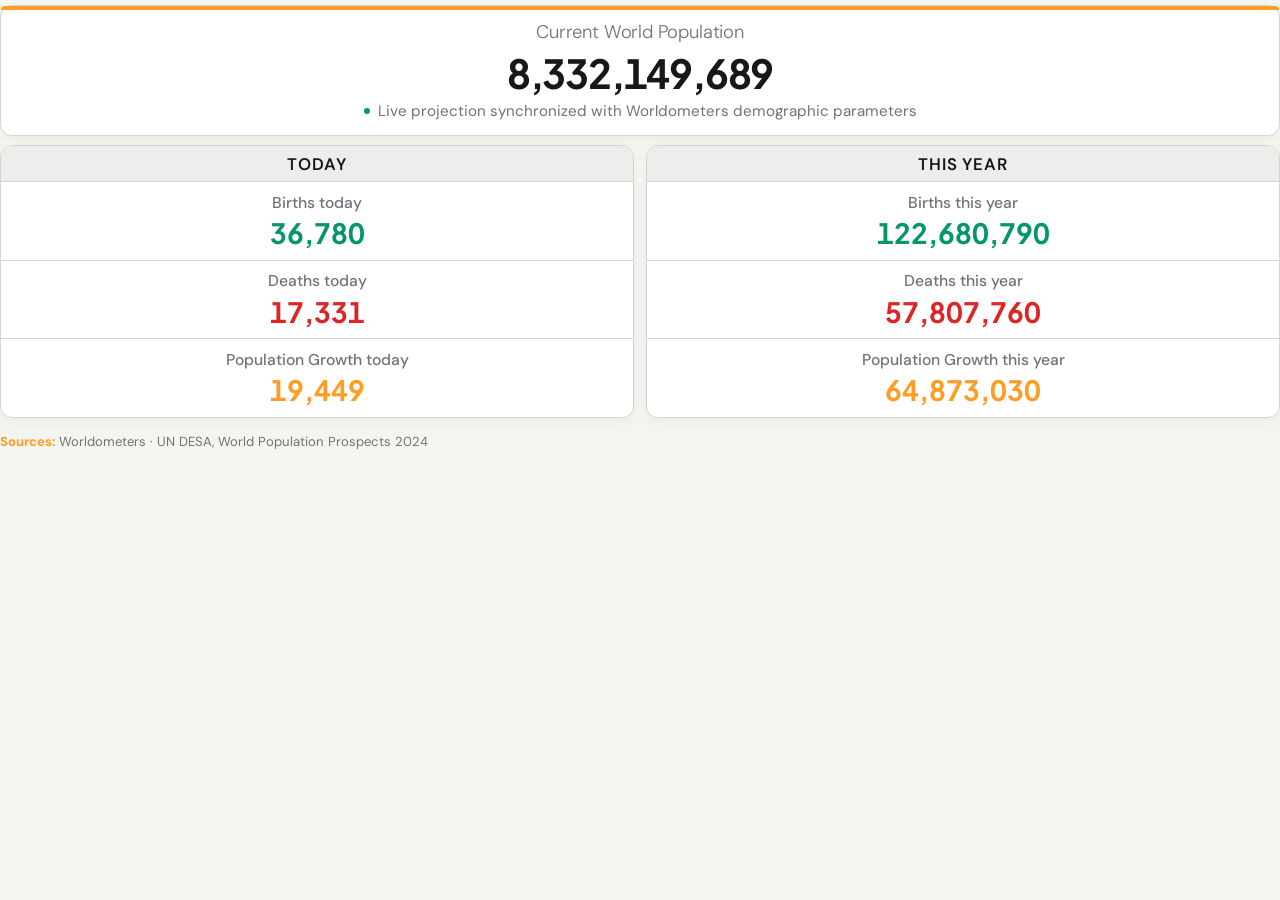
<file: 04_presentation/population_counter.html>
<!DOCTYPE html>
<html lang="en">
<head>
    <meta charset="UTF-8">
    <meta name="viewport" content="width=device-width, initial-scale=1.0">
    <title>Real-Time World Population Clock</title>
    <!-- Fonts matching custom.css and presentation theme -->
    <link rel="preconnect" href="https://fonts.googleapis.com">
    <link rel="preconnect" href="https://fonts.gstatic.com" crossorigin>
    <link href="https://fonts.googleapis.com/css2?family=DM+Sans:wght@300;400;500;600;700&family=Outfit:wght@600;800&family=Plus+Jakarta+Sans:wght@300;400;500;600;700;800&display=swap" rel="stylesheet">
    <style>
        :root {
            --bg-color: #f5f5f0;        /* Warm off-white from custom.css (--c-bg) */
            --surface-color: #ffffff;   /* Card surface (--c-surface) */
            --text-color: #18181b;      /* Charcoal text (--c-text) */
            --muted-color: #71717a;     /* Muted secondary text (--c-muted) */
            --border-color: #d4d4d8;    /* Subtle divider (--c-border) */
            --accent-color: #fd9d24;    /* SDG 11 Orange (--c-accent) */
            --accent-births: #059669;   /* Teal Green from .callout-tip */
            --accent-deaths: #dc2626;   /* Rose Red from .callout-caution */
            --accent-growth: #fd9d24;   /* Orange from .callout-warning */
        }

        * {
            box-sizing: border-box;
            margin: 0;
            padding: 0;
        }

        body {
            font-family: 'DM Sans', sans-serif;
            background-color: var(--bg-color);
            color: var(--text-color);
            min-height: 100%;
            display: flex;
            flex-direction: column;
            justify-content: center;
            align-items: center;
            padding: 0.3rem 0;
            overflow-x: hidden;
        }

        .container {
            width: 100%;
            max-width: 100%;
            display: flex;
            flex-direction: column;
            gap: 0.55rem;
        }

        .main-card {
            background: var(--surface-color);
            border: 1px solid var(--border-color);
            border-radius: 12px;
            padding: 0.9rem 1rem;
            text-align: center;
            position: relative;
            box-shadow: 0 4px 12px rgba(0, 0, 0, 0.04);
        }

        /* Top orange accent bar matching revealjs theme headings */
        .main-card::before {
            content: '';
            position: absolute;
            top: 0;
            left: 0;
            width: 100%;
            height: 4px;
            background-color: var(--accent-color);
            border-top-left-radius: 12px;
            border-top-right-radius: 12px;
        }

        h1 {
            font-family: 'DM Sans', sans-serif;
            font-size: 1.15rem;
            font-weight: 300;
            color: var(--muted-color);
            margin-bottom: 0.4rem;
            letter-spacing: -0.01em;
        }

        .clock-display {
            font-family: 'Plus Jakarta Sans', 'DM Sans', sans-serif;
            font-size: 2.5rem;
            font-weight: 700;
            line-height: 1.1;
            letter-spacing: -0.03em;
            color: var(--text-color);
            margin-bottom: 0.4rem;
            font-variant-numeric: tabular-nums;
            display: flex;
            justify-content: center;
            align-items: center;
        }

        .subtitle {
            font-size: 0.95rem;
            color: var(--muted-color);
            display: flex;
            align-items: center;
            justify-content: center;
            gap: 0.5rem;
        }

        .pulse-dot {
            width: 6px;
            height: 6px;
            background-color: var(--accent-births);
            border-radius: 50%;
            display: inline-block;
            box-shadow: 0 0 0 0 rgba(5, 150, 105, 0.7);
            animation: pulse 2.5s infinite;
        }

        @keyframes pulse {
            0% {
                transform: scale(0.95);
                box-shadow: 0 0 0 0 rgba(5, 150, 105, 0.7);
            }
            70% {
                transform: scale(1);
                box-shadow: 0 0 0 8px rgba(5, 150, 105, 0);
            }
            100% {
                transform: scale(0.95);
                box-shadow: 0 0 0 0 rgba(5, 150, 105, 0);
            }
        }

        .bento-grid {
            display: grid;
            grid-template-columns: repeat(2, 1fr);
            gap: 0.75rem;
        }

        @media (max-width: 640px) {
            .bento-grid {
                grid-template-columns: 1fr;
            }
            .clock-display {
                font-size: 2.2rem;
            }
        }

        .sub-card {
            background: var(--surface-color);
            border: 1px solid var(--border-color);
            border-radius: 12px;
            box-shadow: 0 4px 12px rgba(0, 0, 0, 0.04);
            display: flex;
            flex-direction: column;
            overflow: hidden;
        }

        .sub-card h2 {
            font-family: 'DM Sans', sans-serif;
            font-size: 1.05rem;
            font-weight: 600;
            color: var(--text-color);
            background: #ededec;        /* Slightly darker grey header background */
            border-bottom: 1px solid var(--border-color);
            padding: 0.4rem;
            text-align: center;
            text-transform: uppercase;
            letter-spacing: 0.05em;
        }

        .metric-group {
            display: flex;
            flex-direction: column;
        }

        .metric-item {
            display: flex;
            flex-direction: column;
            align-items: center;
            padding: 0.6rem;
            border-bottom: 1px solid var(--border-color);
            text-align: center;
        }

        .metric-item:last-child {
            border-bottom: none;
        }

        .metric-label {
            font-size: 0.98rem;
            font-weight: 500;
            color: var(--muted-color);
            margin-bottom: 0.15rem;
        }

        .metric-value {
            font-family: 'Plus Jakarta Sans', 'DM Sans', sans-serif;
            font-size: 1.75rem;
            font-weight: 700;
            font-variant-numeric: tabular-nums;
        }

        .value-births {
            color: var(--accent-births);
        }

        .value-deaths {
            color: var(--accent-deaths);
        }

        .value-growth {
            color: var(--accent-growth);
        }

        .footer {
            text-align: left;
            font-size: 0.82rem;
            color: var(--muted-color);
            margin-top: 0.4rem;
            line-height: 1.4;
            white-space: nowrap;
        }

        .footer strong {
            color: var(--accent-color);
            font-weight: 700;
        }
    </style>
</head>
<body>

<div class="container">
    <!-- Main World Population Card -->
    <div class="main-card">
        <h1>Current World Population</h1>
        <div class="clock-display" id="world-population">8,298,448,124</div>
        <div class="subtitle">
            <span class="pulse-dot"></span>
            <span>Live projection synchronized with Worldometers demographic parameters</span>
        </div>
    </div>

    <!-- Sub Metrics Grid -->
    <div class="bento-grid">
        <!-- Today's Stats -->
        <div class="sub-card">
            <h2>Today</h2>
            <div class="metric-group">
                <div class="metric-item">
                    <span class="metric-label">Births today</span>
                    <span class="metric-value value-births" id="births-today">0</span>
                </div>
                <div class="metric-item">
                    <span class="metric-label">Deaths today</span>
                    <span class="metric-value value-deaths" id="deaths-today">0</span>
                </div>
                <div class="metric-item">
                    <span class="metric-label">Population Growth today</span>
                    <span class="metric-value value-growth" id="growth-today">0</span>
                </div>
            </div>
        </div>

        <!-- This Year's Stats -->
        <div class="sub-card">
            <h2>This Year</h2>
            <div class="metric-group">
                <div class="metric-item">
                    <span class="metric-label">Births this year</span>
                    <span class="metric-value value-births" id="births-year">0</span>
                </div>
                <div class="metric-item">
                    <span class="metric-label">Deaths this year</span>
                    <span class="metric-value value-deaths" id="deaths-year">0</span>
                </div>
                <div class="metric-item">
                    <span class="metric-label">Population Growth this year</span>
                    <span class="metric-value value-growth" id="growth-year">0</span>
                </div>
            </div>
        </div>
    </div>

    <div class="footer">
        <p><strong>Sources:</strong> Worldometers &middot; UN DESA, World Population Prospects 2024</p>
    </div>
</div>

<script>
    // Snapshot constants synchronized with Worldometer (June 12, 2026 10:58:55.835 UTC)
    const BASELINE_TIME = 1781261935835; // Precise epoch time of live snapshot
    const BASELINE_POPULATION = 8298448124;
    const BASELINE_BIRTHS_YEAR = 58948074;
    const BASELINE_DEATHS_YEAR = 27776609;

    // Rates derived from the annual projection of Worldometer (2026)
    const BIRTH_RATE = 4.19967735;  // births per second
    const DEATH_RATE = 1.97890748;   // deaths per second

    // DOM Elements
    const elPopulation = document.getElementById("world-population");
    const elBirthsToday = document.getElementById("births-today");
    const elDeathsToday = document.getElementById("deaths-today");
    const elGrowthToday = document.getElementById("growth-today");
    const elBirthsYear = document.getElementById("births-year");
    const elDeathsYear = document.getElementById("deaths-year");
    const elGrowthYear = document.getElementById("growth-year");

    function formatNumber(num) {
        return Math.floor(num).toLocaleString('en-US');
    }

    function updateCounters() {
        const now = Date.now();
        const secondsSinceBaseline = (now - BASELINE_TIME) / 1000;

        // 1. Current World Population (Baseline + Births since baseline - Deaths since baseline)
        const birthsSinceBaseline = Math.floor(secondsSinceBaseline * BIRTH_RATE);
        const deathsSinceBaseline = Math.floor(secondsSinceBaseline * DEATH_RATE);
        const currentPopulation = BASELINE_POPULATION + birthsSinceBaseline - deathsSinceBaseline;
        elPopulation.textContent = formatNumber(currentPopulation);

        // 2. Statistics Today (since local midnight)
        const startOfToday = new Date().setHours(0, 0, 0, 0);
        const secondsToday = (now - startOfToday) / 1000;
        const birthsToday = Math.max(0, Math.floor(secondsToday * BIRTH_RATE));
        const deathsToday = Math.max(0, Math.floor(secondsToday * DEATH_RATE));
        
        elBirthsToday.textContent = formatNumber(birthsToday);
        elDeathsToday.textContent = formatNumber(deathsToday);
        elGrowthToday.textContent = formatNumber(birthsToday - deathsToday);

        // 3. Statistics This Year (since local January 1st)
        const birthsYear = BASELINE_BIRTHS_YEAR + birthsSinceBaseline;
        const deathsYear = BASELINE_DEATHS_YEAR + deathsSinceBaseline;

        elBirthsYear.textContent = formatNumber(birthsYear);
        elDeathsYear.textContent = formatNumber(deathsYear);
        elGrowthYear.textContent = formatNumber(birthsYear - deathsYear);
    }

    // High frequency update (20 frames per second / every 50ms) for smooth rolling visual feedback
    setInterval(updateCounters, 50);

    // Initial run
    updateCounters();
</script>
</body>
</html>
</file>
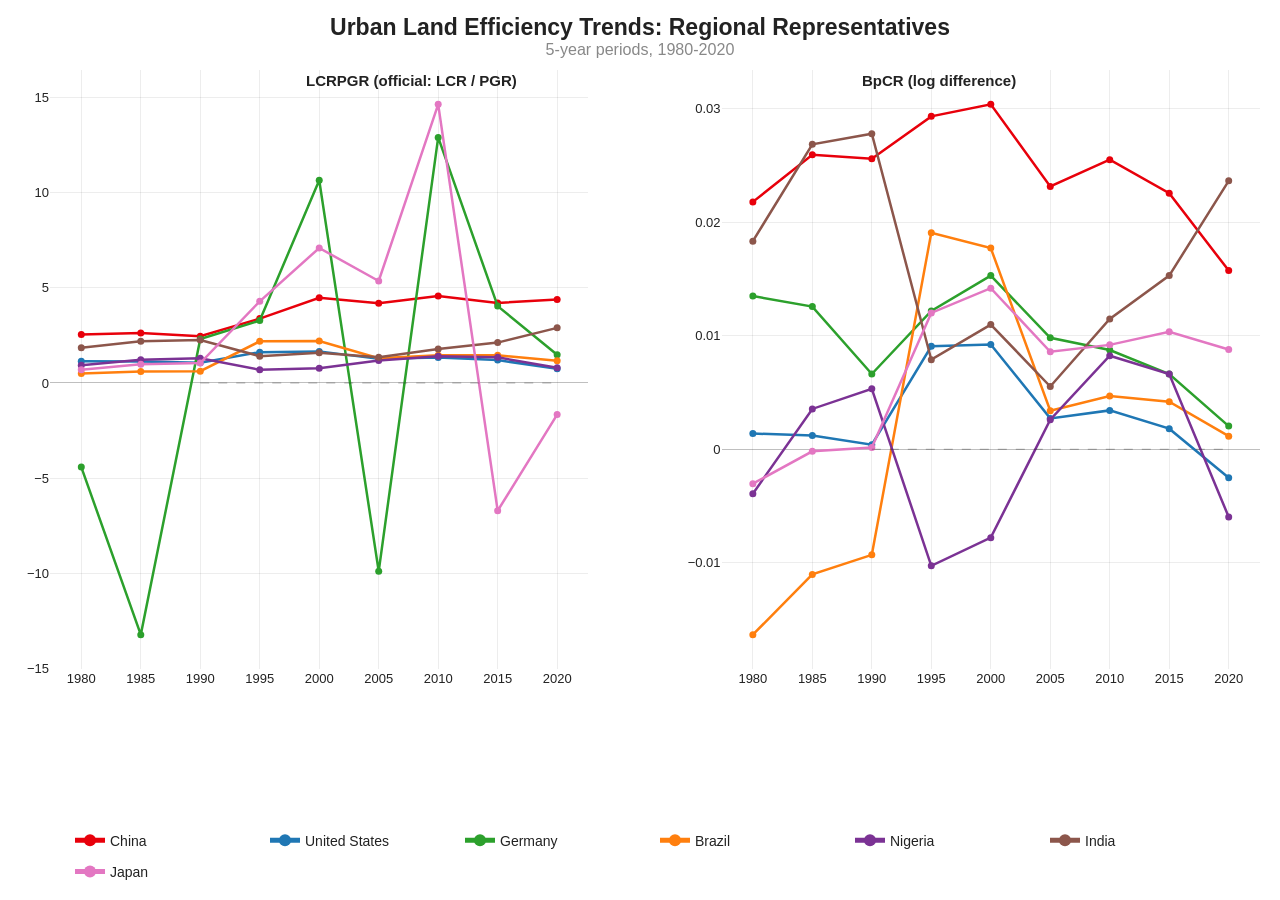
<file: 04_outputs/figures/desc_trend_regional.html>
<!DOCTYPE html>
<html lang="en">
<head>
<meta charset="utf-8"/>
<style>body{background-color:white;}</style>
<link href="desc_trend_regional_files/htmltools-fill-0.5.9/fill.css" rel="stylesheet" />
<script src="desc_trend_regional_files/htmlwidgets-1.6.4/htmlwidgets.js"></script>
<script src="desc_trend_regional_files/plotly-binding-4.12.0/plotly.js"></script>
<script src="desc_trend_regional_files/typedarray-0.1/typedarray.min.js"></script>
<script src="desc_trend_regional_files/jquery-3.5.1/jquery.min.js"></script>
<link href="desc_trend_regional_files/crosstalk-1.2.2/css/crosstalk.min.css" rel="stylesheet" />
<script src="desc_trend_regional_files/crosstalk-1.2.2/js/crosstalk.min.js"></script>
<link href="desc_trend_regional_files/plotly-htmlwidgets-css-2.25.2/plotly-htmlwidgets.css" rel="stylesheet" />
<script src="desc_trend_regional_files/plotly-main-2.25.2/plotly-latest.min.js"></script>
  <title>Regional Trends</title>
<style>html,body{background:transparent!important;margin:0;padding:0;}</style>
</head>
<body>
<div id="htmlwidget_container">
  <div class="plotly html-widget html-fill-item" id="htmlwidget-c509c3fe64f5390d213a" style="width:100%;height:400px;"></div>
</div>
<script type="application/json" data-for="htmlwidget-c509c3fe64f5390d213a">{"x":{"data":[{"x":[1980,1985,1990,1995,2000,2005,2010,2015,2020],"y":[2.5436313966451012,2.6200840766940292,2.4524314704728423,3.3785938996835232,4.4664985491720604,4.1854718420200259,4.5565694349488206,4.2011778658038512,4.3855577998929256],"type":"scatter","mode":"lines+markers","name":"China","legendgroup":"China","showlegend":false,"line":{"color":"#e8000b","width":2.5},"marker":{"color":"#e8000b","size":7,"line":{"color":"rgba(31,119,180,1)"}},"hovertemplate":["<b>China<\/b><br>%{x}: %{y:.4f}<extra><\/extra>","<b>China<\/b><br>%{x}: %{y:.4f}<extra><\/extra>","<b>China<\/b><br>%{x}: %{y:.4f}<extra><\/extra>","<b>China<\/b><br>%{x}: %{y:.4f}<extra><\/extra>","<b>China<\/b><br>%{x}: %{y:.4f}<extra><\/extra>","<b>China<\/b><br>%{x}: %{y:.4f}<extra><\/extra>","<b>China<\/b><br>%{x}: %{y:.4f}<extra><\/extra>","<b>China<\/b><br>%{x}: %{y:.4f}<extra><\/extra>","<b>China<\/b><br>%{x}: %{y:.4f}<extra><\/extra>"],"error_y":{"color":"rgba(31,119,180,1)"},"error_x":{"color":"rgba(31,119,180,1)"},"xaxis":"x","yaxis":"y","frame":null},{"x":[1980,1985,1990,1995,2000,2005,2010,2015,2020],"y":[1.1439495582994927,1.1319665029408736,1.0666622430762231,1.6180525764252984,1.6576962192255611,1.2651670907143258,1.3420026017167981,1.1996348397932814,0.74138966958495167],"type":"scatter","mode":"lines+markers","name":"United States","legendgroup":"United States","showlegend":false,"line":{"color":"#1f77b4","width":2.5},"marker":{"color":"#1f77b4","size":7,"line":{"color":"rgba(255,127,14,1)"}},"hovertemplate":["<b>United States<\/b><br>%{x}: %{y:.4f}<extra><\/extra>","<b>United States<\/b><br>%{x}: %{y:.4f}<extra><\/extra>","<b>United States<\/b><br>%{x}: %{y:.4f}<extra><\/extra>","<b>United States<\/b><br>%{x}: %{y:.4f}<extra><\/extra>","<b>United States<\/b><br>%{x}: %{y:.4f}<extra><\/extra>","<b>United States<\/b><br>%{x}: %{y:.4f}<extra><\/extra>","<b>United States<\/b><br>%{x}: %{y:.4f}<extra><\/extra>","<b>United States<\/b><br>%{x}: %{y:.4f}<extra><\/extra>","<b>United States<\/b><br>%{x}: %{y:.4f}<extra><\/extra>"],"error_y":{"color":"rgba(255,127,14,1)"},"error_x":{"color":"rgba(255,127,14,1)"},"xaxis":"x","yaxis":"y","frame":null},{"x":[1980,1985,1990,1995,2000,2005,2010,2015,2020],"y":[-4.4105855997399397,-13.202886519887905,2.3037279325388682,3.2762738025295239,10.631545917812206,-9.8817316315161978,12.883612109575395,4.0323922669409384,1.4835932482178216],"type":"scatter","mode":"lines+markers","name":"Germany","legendgroup":"Germany","showlegend":false,"line":{"color":"#2ca02c","width":2.5},"marker":{"color":"#2ca02c","size":7,"line":{"color":"rgba(44,160,44,1)"}},"hovertemplate":["<b>Germany<\/b><br>%{x}: %{y:.4f}<extra><\/extra>","<b>Germany<\/b><br>%{x}: %{y:.4f}<extra><\/extra>","<b>Germany<\/b><br>%{x}: %{y:.4f}<extra><\/extra>","<b>Germany<\/b><br>%{x}: %{y:.4f}<extra><\/extra>","<b>Germany<\/b><br>%{x}: %{y:.4f}<extra><\/extra>","<b>Germany<\/b><br>%{x}: %{y:.4f}<extra><\/extra>","<b>Germany<\/b><br>%{x}: %{y:.4f}<extra><\/extra>","<b>Germany<\/b><br>%{x}: %{y:.4f}<extra><\/extra>","<b>Germany<\/b><br>%{x}: %{y:.4f}<extra><\/extra>"],"error_y":{"color":"rgba(44,160,44,1)"},"error_x":{"color":"rgba(44,160,44,1)"},"xaxis":"x","yaxis":"y","frame":null},{"x":[1980,1985,1990,1995,2000,2005,2010,2015,2020],"y":[0.49692392140136488,0.60475600961920795,0.61918914962982596,2.183505594352364,2.1995345059390123,1.2973783015285107,1.4513493375530164,1.4521684958599157,1.1631994654068258],"type":"scatter","mode":"lines+markers","name":"Brazil","legendgroup":"Brazil","showlegend":false,"line":{"color":"#ff7f0e","width":2.5},"marker":{"color":"#ff7f0e","size":7,"line":{"color":"rgba(214,39,40,1)"}},"hovertemplate":["<b>Brazil<\/b><br>%{x}: %{y:.4f}<extra><\/extra>","<b>Brazil<\/b><br>%{x}: %{y:.4f}<extra><\/extra>","<b>Brazil<\/b><br>%{x}: %{y:.4f}<extra><\/extra>","<b>Brazil<\/b><br>%{x}: %{y:.4f}<extra><\/extra>","<b>Brazil<\/b><br>%{x}: %{y:.4f}<extra><\/extra>","<b>Brazil<\/b><br>%{x}: %{y:.4f}<extra><\/extra>","<b>Brazil<\/b><br>%{x}: %{y:.4f}<extra><\/extra>","<b>Brazil<\/b><br>%{x}: %{y:.4f}<extra><\/extra>","<b>Brazil<\/b><br>%{x}: %{y:.4f}<extra><\/extra>"],"error_y":{"color":"rgba(214,39,40,1)"},"error_x":{"color":"rgba(214,39,40,1)"},"xaxis":"x","yaxis":"y","frame":null},{"x":[1980,1985,1990,1995,2000,2005,2010,2015,2020],"y":[0.93326981142018439,1.2185580694163856,1.2925915859210229,0.69384932045227221,0.77459669642649875,1.1805647187753223,1.402916915811337,1.3437878611585092,0.80217183118109547],"type":"scatter","mode":"lines+markers","name":"Nigeria","legendgroup":"Nigeria","showlegend":false,"line":{"color":"#7b3294","width":2.5},"marker":{"color":"#7b3294","size":7,"line":{"color":"rgba(148,103,189,1)"}},"hovertemplate":["<b>Nigeria<\/b><br>%{x}: %{y:.4f}<extra><\/extra>","<b>Nigeria<\/b><br>%{x}: %{y:.4f}<extra><\/extra>","<b>Nigeria<\/b><br>%{x}: %{y:.4f}<extra><\/extra>","<b>Nigeria<\/b><br>%{x}: %{y:.4f}<extra><\/extra>","<b>Nigeria<\/b><br>%{x}: %{y:.4f}<extra><\/extra>","<b>Nigeria<\/b><br>%{x}: %{y:.4f}<extra><\/extra>","<b>Nigeria<\/b><br>%{x}: %{y:.4f}<extra><\/extra>","<b>Nigeria<\/b><br>%{x}: %{y:.4f}<extra><\/extra>","<b>Nigeria<\/b><br>%{x}: %{y:.4f}<extra><\/extra>"],"error_y":{"color":"rgba(148,103,189,1)"},"error_x":{"color":"rgba(148,103,189,1)"},"xaxis":"x","yaxis":"y","frame":null},{"x":[1980,1985,1990,1995,2000,2005,2010,2015,2020],"y":[1.8505398751041335,2.184807229633785,2.2555124918227274,1.4067184243858353,1.5814040075950655,1.3505447058940809,1.7825151403202029,2.1191902433448453,2.8910335662165538],"type":"scatter","mode":"lines+markers","name":"India","legendgroup":"India","showlegend":false,"line":{"color":"#8c564b","width":2.5},"marker":{"color":"#8c564b","size":7,"line":{"color":"rgba(140,86,75,1)"}},"hovertemplate":["<b>India<\/b><br>%{x}: %{y:.4f}<extra><\/extra>","<b>India<\/b><br>%{x}: %{y:.4f}<extra><\/extra>","<b>India<\/b><br>%{x}: %{y:.4f}<extra><\/extra>","<b>India<\/b><br>%{x}: %{y:.4f}<extra><\/extra>","<b>India<\/b><br>%{x}: %{y:.4f}<extra><\/extra>","<b>India<\/b><br>%{x}: %{y:.4f}<extra><\/extra>","<b>India<\/b><br>%{x}: %{y:.4f}<extra><\/extra>","<b>India<\/b><br>%{x}: %{y:.4f}<extra><\/extra>","<b>India<\/b><br>%{x}: %{y:.4f}<extra><\/extra>"],"error_y":{"color":"rgba(140,86,75,1)"},"error_x":{"color":"rgba(140,86,75,1)"},"xaxis":"x","yaxis":"y","frame":null},{"x":[1980,1985,1990,1995,2000,2005,2010,2015,2020],"y":[0.6937122415994057,0.98481133263171483,1.0466769646546008,4.2828578073348194,7.0814209547500973,5.3490245442300663,14.617654043616175,-6.7000588217129504,-1.6550347613766534],"type":"scatter","mode":"lines+markers","name":"Japan","legendgroup":"Japan","showlegend":false,"line":{"color":"#e377c2","width":2.5},"marker":{"color":"#e377c2","size":7,"line":{"color":"rgba(227,119,194,1)"}},"hovertemplate":["<b>Japan<\/b><br>%{x}: %{y:.4f}<extra><\/extra>","<b>Japan<\/b><br>%{x}: %{y:.4f}<extra><\/extra>","<b>Japan<\/b><br>%{x}: %{y:.4f}<extra><\/extra>","<b>Japan<\/b><br>%{x}: %{y:.4f}<extra><\/extra>","<b>Japan<\/b><br>%{x}: %{y:.4f}<extra><\/extra>","<b>Japan<\/b><br>%{x}: %{y:.4f}<extra><\/extra>","<b>Japan<\/b><br>%{x}: %{y:.4f}<extra><\/extra>","<b>Japan<\/b><br>%{x}: %{y:.4f}<extra><\/extra>","<b>Japan<\/b><br>%{x}: %{y:.4f}<extra><\/extra>"],"error_y":{"color":"rgba(227,119,194,1)"},"error_x":{"color":"rgba(227,119,194,1)"},"xaxis":"x","yaxis":"y","frame":null},{"x":[1980,1985,1990,1995,2000,2005,2010,2015,2020],"y":[0.021783541654614019,0.025940882638943431,0.025590726727181889,0.029314071470335989,0.030374217673672248,0.02314430331933837,0.025495517641386831,0.02254115336610673,0.015734737284841122],"type":"scatter","mode":"lines+markers","name":"China","legendgroup":"China","showlegend":true,"line":{"color":"#e8000b","width":2.5},"marker":{"color":"#e8000b","size":7,"line":{"color":"rgba(127,127,127,1)"}},"hovertemplate":["<b>China<\/b><br>%{x}: %{y:.4f}<extra><\/extra>","<b>China<\/b><br>%{x}: %{y:.4f}<extra><\/extra>","<b>China<\/b><br>%{x}: %{y:.4f}<extra><\/extra>","<b>China<\/b><br>%{x}: %{y:.4f}<extra><\/extra>","<b>China<\/b><br>%{x}: %{y:.4f}<extra><\/extra>","<b>China<\/b><br>%{x}: %{y:.4f}<extra><\/extra>","<b>China<\/b><br>%{x}: %{y:.4f}<extra><\/extra>","<b>China<\/b><br>%{x}: %{y:.4f}<extra><\/extra>","<b>China<\/b><br>%{x}: %{y:.4f}<extra><\/extra>"],"error_y":{"color":"rgba(127,127,127,1)"},"error_x":{"color":"rgba(127,127,127,1)"},"xaxis":"x2","yaxis":"y2","frame":null},{"x":[1980,1985,1990,1995,2000,2005,2010,2015,2020],"y":[0.0013831929830762199,0.0012196815055215901,0.00040196915621472216,0.0090699883858207896,0.0092242019429442899,0.0027189531284800201,0.0034234234393492298,0.00181381523217928,-0.0025117617944386099],"type":"scatter","mode":"lines+markers","name":"United States","legendgroup":"United States","showlegend":true,"line":{"color":"#1f77b4","width":2.5},"marker":{"color":"#1f77b4","size":7,"line":{"color":"rgba(188,189,34,1)"}},"hovertemplate":["<b>United States<\/b><br>%{x}: %{y:.4f}<extra><\/extra>","<b>United States<\/b><br>%{x}: %{y:.4f}<extra><\/extra>","<b>United States<\/b><br>%{x}: %{y:.4f}<extra><\/extra>","<b>United States<\/b><br>%{x}: %{y:.4f}<extra><\/extra>","<b>United States<\/b><br>%{x}: %{y:.4f}<extra><\/extra>","<b>United States<\/b><br>%{x}: %{y:.4f}<extra><\/extra>","<b>United States<\/b><br>%{x}: %{y:.4f}<extra><\/extra>","<b>United States<\/b><br>%{x}: %{y:.4f}<extra><\/extra>","<b>United States<\/b><br>%{x}: %{y:.4f}<extra><\/extra>"],"error_y":{"color":"rgba(188,189,34,1)"},"error_x":{"color":"rgba(188,189,34,1)"},"xaxis":"x2","yaxis":"y2","frame":null},{"x":[1980,1985,1990,1995,2000,2005,2010,2015,2020],"y":[0.01348825193863905,0.01256109750327615,0.0066273901234192804,0.01217974369224111,0.01529156312081098,0.00981284300622671,0.0087344010846510892,0.0066241479551494399,0.00204194420566986],"type":"scatter","mode":"lines+markers","name":"Germany","legendgroup":"Germany","showlegend":true,"line":{"color":"#2ca02c","width":2.5},"marker":{"color":"#2ca02c","size":7,"line":{"color":"rgba(23,190,207,1)"}},"hovertemplate":["<b>Germany<\/b><br>%{x}: %{y:.4f}<extra><\/extra>","<b>Germany<\/b><br>%{x}: %{y:.4f}<extra><\/extra>","<b>Germany<\/b><br>%{x}: %{y:.4f}<extra><\/extra>","<b>Germany<\/b><br>%{x}: %{y:.4f}<extra><\/extra>","<b>Germany<\/b><br>%{x}: %{y:.4f}<extra><\/extra>","<b>Germany<\/b><br>%{x}: %{y:.4f}<extra><\/extra>","<b>Germany<\/b><br>%{x}: %{y:.4f}<extra><\/extra>","<b>Germany<\/b><br>%{x}: %{y:.4f}<extra><\/extra>","<b>Germany<\/b><br>%{x}: %{y:.4f}<extra><\/extra>"],"error_y":{"color":"rgba(23,190,207,1)"},"error_x":{"color":"rgba(23,190,207,1)"},"xaxis":"x2","yaxis":"y2","frame":null},{"x":[1980,1985,1990,1995,2000,2005,2010,2015,2020],"y":[-0.01632655434325319,-0.011021874105971149,-0.0092959187381536305,0.019066597833553849,0.01771424656948363,0.0033881905685069599,0.0046901364273275997,0.0041856736599108803,0.00115650066967154],"type":"scatter","mode":"lines+markers","name":"Brazil","legendgroup":"Brazil","showlegend":true,"line":{"color":"#ff7f0e","width":2.5},"marker":{"color":"#ff7f0e","size":7,"line":{"color":"rgba(31,119,180,1)"}},"hovertemplate":["<b>Brazil<\/b><br>%{x}: %{y:.4f}<extra><\/extra>","<b>Brazil<\/b><br>%{x}: %{y:.4f}<extra><\/extra>","<b>Brazil<\/b><br>%{x}: %{y:.4f}<extra><\/extra>","<b>Brazil<\/b><br>%{x}: %{y:.4f}<extra><\/extra>","<b>Brazil<\/b><br>%{x}: %{y:.4f}<extra><\/extra>","<b>Brazil<\/b><br>%{x}: %{y:.4f}<extra><\/extra>","<b>Brazil<\/b><br>%{x}: %{y:.4f}<extra><\/extra>","<b>Brazil<\/b><br>%{x}: %{y:.4f}<extra><\/extra>","<b>Brazil<\/b><br>%{x}: %{y:.4f}<extra><\/extra>"],"error_y":{"color":"rgba(31,119,180,1)"},"error_x":{"color":"rgba(31,119,180,1)"},"xaxis":"x2","yaxis":"y2","frame":null},{"x":[1980,1985,1990,1995,2000,2005,2010,2015,2020],"y":[-0.0039146426524235599,0.00355203253410669,0.00532030769676418,-0.010262005256220589,-0.0077815140694857902,0.0026085788246033598,0.0082397719232570506,0.0066172082987654103,-0.0059609521548550396],"type":"scatter","mode":"lines+markers","name":"Nigeria","legendgroup":"Nigeria","showlegend":true,"line":{"color":"#7b3294","width":2.5},"marker":{"color":"#7b3294","size":7,"line":{"color":"rgba(255,127,14,1)"}},"hovertemplate":["<b>Nigeria<\/b><br>%{x}: %{y:.4f}<extra><\/extra>","<b>Nigeria<\/b><br>%{x}: %{y:.4f}<extra><\/extra>","<b>Nigeria<\/b><br>%{x}: %{y:.4f}<extra><\/extra>","<b>Nigeria<\/b><br>%{x}: %{y:.4f}<extra><\/extra>","<b>Nigeria<\/b><br>%{x}: %{y:.4f}<extra><\/extra>","<b>Nigeria<\/b><br>%{x}: %{y:.4f}<extra><\/extra>","<b>Nigeria<\/b><br>%{x}: %{y:.4f}<extra><\/extra>","<b>Nigeria<\/b><br>%{x}: %{y:.4f}<extra><\/extra>","<b>Nigeria<\/b><br>%{x}: %{y:.4f}<extra><\/extra>"],"error_y":{"color":"rgba(255,127,14,1)"},"error_x":{"color":"rgba(255,127,14,1)"},"xaxis":"x2","yaxis":"y2","frame":null},{"x":[1980,1985,1990,1995,2000,2005,2010,2015,2020],"y":[0.018326465999322309,0.026853450597978501,0.027783725507156919,0.0078871463298575799,0.010978268278216449,0.0055270612450363703,0.01147497050213547,0.015290376061391799,0.02363671290040719],"type":"scatter","mode":"lines+markers","name":"India","legendgroup":"India","showlegend":true,"line":{"color":"#8c564b","width":2.5},"marker":{"color":"#8c564b","size":7,"line":{"color":"rgba(44,160,44,1)"}},"hovertemplate":["<b>India<\/b><br>%{x}: %{y:.4f}<extra><\/extra>","<b>India<\/b><br>%{x}: %{y:.4f}<extra><\/extra>","<b>India<\/b><br>%{x}: %{y:.4f}<extra><\/extra>","<b>India<\/b><br>%{x}: %{y:.4f}<extra><\/extra>","<b>India<\/b><br>%{x}: %{y:.4f}<extra><\/extra>","<b>India<\/b><br>%{x}: %{y:.4f}<extra><\/extra>","<b>India<\/b><br>%{x}: %{y:.4f}<extra><\/extra>","<b>India<\/b><br>%{x}: %{y:.4f}<extra><\/extra>","<b>India<\/b><br>%{x}: %{y:.4f}<extra><\/extra>"],"error_y":{"color":"rgba(44,160,44,1)"},"error_x":{"color":"rgba(44,160,44,1)"},"xaxis":"x2","yaxis":"y2","frame":null},{"x":[1980,1985,1990,1995,2000,2005,2010,2015,2020],"y":[-0.0030321488571142001,-0.00018233900063191884,0.00016025738114776642,0.01200758859225875,0.014189049257514271,0.0085856009605784697,0.0091927251997236704,0.01034249362691075,0.0087875346332508698],"type":"scatter","mode":"lines+markers","name":"Japan","legendgroup":"Japan","showlegend":true,"line":{"color":"#e377c2","width":2.5},"marker":{"color":"#e377c2","size":7,"line":{"color":"rgba(214,39,40,1)"}},"hovertemplate":["<b>Japan<\/b><br>%{x}: %{y:.4f}<extra><\/extra>","<b>Japan<\/b><br>%{x}: %{y:.4f}<extra><\/extra>","<b>Japan<\/b><br>%{x}: %{y:.4f}<extra><\/extra>","<b>Japan<\/b><br>%{x}: %{y:.4f}<extra><\/extra>","<b>Japan<\/b><br>%{x}: %{y:.4f}<extra><\/extra>","<b>Japan<\/b><br>%{x}: %{y:.4f}<extra><\/extra>","<b>Japan<\/b><br>%{x}: %{y:.4f}<extra><\/extra>","<b>Japan<\/b><br>%{x}: %{y:.4f}<extra><\/extra>","<b>Japan<\/b><br>%{x}: %{y:.4f}<extra><\/extra>"],"error_y":{"color":"rgba(214,39,40,1)"},"error_x":{"color":"rgba(214,39,40,1)"},"xaxis":"x2","yaxis":"y2","frame":null}],"layout":{"xaxis":{"domain":[0,0.44500000000000001],"automargin":true,"title":"","gridcolor":"rgba(0,0,0,0.07)","dtick":5,"zeroline":false,"tickfont":{"size":13},"anchor":"y"},"xaxis2":{"domain":[0.55500000000000005,1],"automargin":true,"title":"","gridcolor":"rgba(0,0,0,0.07)","dtick":5,"zeroline":false,"tickfont":{"size":13},"anchor":"y2"},"yaxis2":{"domain":[0,1],"automargin":true,"gridcolor":"rgba(0,0,0,0.07)","zerolinecolor":"rgba(0,0,0,0.25)","tickfont":{"size":13},"anchor":"x2"},"yaxis":{"domain":[0,1],"automargin":true,"gridcolor":"rgba(0,0,0,0.07)","zerolinecolor":"rgba(0,0,0,0.25)","tickfont":{"size":13},"anchor":"x"},"annotations":[{"text":"<b>LCRPGR (official: LCR / PGR)<\/b>","x":0.20999999999999999,"y":1,"xref":"paper","yref":"paper","showarrow":false,"font":{"size":15}},{"text":"<b>BpCR (log difference)<\/b>","x":0.80000000000000004,"y":1,"xref":"paper","yref":"paper","showarrow":false,"font":{"size":15}}],"shapes":[{"type":"line","x0":1990,"x1":2020,"y0":0,"y1":0,"line":{"color":"rgba(0,0,0,0.3)","dash":"dash","width":1},"xref":"x","yref":"y"},{"type":"line","x0":1990,"x1":2020,"y0":0,"y1":0,"line":{"color":"rgba(0,0,0,0.3)","dash":"dash","width":1},"xref":"x2","yref":"y2"}],"images":[],"margin":{"b":120,"l":50,"t":70,"r":20},"hovermode":"closest","showlegend":true,"title":{"text":"<b>Urban Land Efficiency Trends: Regional Representatives<\/b><br><sup style='color:#888'>5-year periods, 1980-2020<\/sup>","x":0.5,"xanchor":"center","font":{"size":23}},"legend":{"orientation":"h","x":0.5,"xanchor":"center","y":-0.26000000000000001,"yanchor":"top","font":{"size":14},"bgcolor":"rgba(0,0,0,0)","entrywidth":150,"entrywidthmode":"pixels","itemsizing":"constant"},"paper_bgcolor":"rgba(0,0,0,0)","plot_bgcolor":"rgba(0,0,0,0)","font":{"family":"DM Sans, sans-serif","color":"#222"}},"attrs":{"14cfb3f5340b7":{"alpha_stroke":1,"sizes":[10,100],"spans":[1,20],"x":{},"y":[2.5436313966451012,2.6200840766940292,2.4524314704728423,3.3785938996835232,4.4664985491720604,4.1854718420200259,4.5565694349488206,4.2011778658038512,4.3855577998929256],"type":"scatter","mode":"lines+markers","name":"China","legendgroup":"China","showlegend":false,"line":{"color":"#e8000b","width":2.5},"marker":{"color":"#e8000b","size":7},"hovertemplate":"<b>China<\/b><br>%{x}: %{y:.4f}<extra><\/extra>","inherit":true},"14cfb72bdcedb":{"alpha_stroke":1,"sizes":[10,100],"spans":[1,20],"x":{},"y":[1.1439495582994927,1.1319665029408736,1.0666622430762231,1.6180525764252984,1.6576962192255611,1.2651670907143258,1.3420026017167981,1.1996348397932814,0.74138966958495167],"type":"scatter","mode":"lines+markers","name":"United States","legendgroup":"United States","showlegend":false,"line":{"color":"#1f77b4","width":2.5},"marker":{"color":"#1f77b4","size":7},"hovertemplate":"<b>United States<\/b><br>%{x}: %{y:.4f}<extra><\/extra>","inherit":true},"14cfbb57c6b7":{"alpha_stroke":1,"sizes":[10,100],"spans":[1,20],"x":{},"y":[-4.4105855997399397,-13.202886519887905,2.3037279325388682,3.2762738025295239,10.631545917812206,-9.8817316315161978,12.883612109575395,4.0323922669409384,1.4835932482178216],"type":"scatter","mode":"lines+markers","name":"Germany","legendgroup":"Germany","showlegend":false,"line":{"color":"#2ca02c","width":2.5},"marker":{"color":"#2ca02c","size":7},"hovertemplate":"<b>Germany<\/b><br>%{x}: %{y:.4f}<extra><\/extra>","inherit":true},"14cfb2fb71e32":{"alpha_stroke":1,"sizes":[10,100],"spans":[1,20],"x":{},"y":[0.49692392140136488,0.60475600961920795,0.61918914962982596,2.183505594352364,2.1995345059390123,1.2973783015285107,1.4513493375530164,1.4521684958599157,1.1631994654068258],"type":"scatter","mode":"lines+markers","name":"Brazil","legendgroup":"Brazil","showlegend":false,"line":{"color":"#ff7f0e","width":2.5},"marker":{"color":"#ff7f0e","size":7},"hovertemplate":"<b>Brazil<\/b><br>%{x}: %{y:.4f}<extra><\/extra>","inherit":true},"14cfb1f1f7d17":{"alpha_stroke":1,"sizes":[10,100],"spans":[1,20],"x":{},"y":[0.93326981142018439,1.2185580694163856,1.2925915859210229,0.69384932045227221,0.77459669642649875,1.1805647187753223,1.402916915811337,1.3437878611585092,0.80217183118109547],"type":"scatter","mode":"lines+markers","name":"Nigeria","legendgroup":"Nigeria","showlegend":false,"line":{"color":"#7b3294","width":2.5},"marker":{"color":"#7b3294","size":7},"hovertemplate":"<b>Nigeria<\/b><br>%{x}: %{y:.4f}<extra><\/extra>","inherit":true},"14cfb4c4d80f7":{"alpha_stroke":1,"sizes":[10,100],"spans":[1,20],"x":{},"y":[1.8505398751041335,2.184807229633785,2.2555124918227274,1.4067184243858353,1.5814040075950655,1.3505447058940809,1.7825151403202029,2.1191902433448453,2.8910335662165538],"type":"scatter","mode":"lines+markers","name":"India","legendgroup":"India","showlegend":false,"line":{"color":"#8c564b","width":2.5},"marker":{"color":"#8c564b","size":7},"hovertemplate":"<b>India<\/b><br>%{x}: %{y:.4f}<extra><\/extra>","inherit":true},"14cfb744dff43":{"alpha_stroke":1,"sizes":[10,100],"spans":[1,20],"x":{},"y":[0.6937122415994057,0.98481133263171483,1.0466769646546008,4.2828578073348194,7.0814209547500973,5.3490245442300663,14.617654043616175,-6.7000588217129504,-1.6550347613766534],"type":"scatter","mode":"lines+markers","name":"Japan","legendgroup":"Japan","showlegend":false,"line":{"color":"#e377c2","width":2.5},"marker":{"color":"#e377c2","size":7},"hovertemplate":"<b>Japan<\/b><br>%{x}: %{y:.4f}<extra><\/extra>","inherit":true},"14cfb32d734e9":{"alpha_stroke":1,"sizes":[10,100],"spans":[1,20],"x":{},"y":[0.021783541654614019,0.025940882638943431,0.025590726727181889,0.029314071470335989,0.030374217673672248,0.02314430331933837,0.025495517641386831,0.02254115336610673,0.015734737284841122],"type":"scatter","mode":"lines+markers","name":"China","legendgroup":"China","showlegend":true,"line":{"color":"#e8000b","width":2.5},"marker":{"color":"#e8000b","size":7},"hovertemplate":"<b>China<\/b><br>%{x}: %{y:.4f}<extra><\/extra>","inherit":true},"14cfb4ed2c712":{"alpha_stroke":1,"sizes":[10,100],"spans":[1,20],"x":{},"y":[0.0013831929830762199,0.0012196815055215901,0.00040196915621472216,0.0090699883858207896,0.0092242019429442899,0.0027189531284800201,0.0034234234393492298,0.00181381523217928,-0.0025117617944386099],"type":"scatter","mode":"lines+markers","name":"United States","legendgroup":"United States","showlegend":true,"line":{"color":"#1f77b4","width":2.5},"marker":{"color":"#1f77b4","size":7},"hovertemplate":"<b>United States<\/b><br>%{x}: %{y:.4f}<extra><\/extra>","inherit":true},"14cfb700b972b":{"alpha_stroke":1,"sizes":[10,100],"spans":[1,20],"x":{},"y":[0.01348825193863905,0.01256109750327615,0.0066273901234192804,0.01217974369224111,0.01529156312081098,0.00981284300622671,0.0087344010846510892,0.0066241479551494399,0.00204194420566986],"type":"scatter","mode":"lines+markers","name":"Germany","legendgroup":"Germany","showlegend":true,"line":{"color":"#2ca02c","width":2.5},"marker":{"color":"#2ca02c","size":7},"hovertemplate":"<b>Germany<\/b><br>%{x}: %{y:.4f}<extra><\/extra>","inherit":true},"14cfb8f1c185":{"alpha_stroke":1,"sizes":[10,100],"spans":[1,20],"x":{},"y":[-0.01632655434325319,-0.011021874105971149,-0.0092959187381536305,0.019066597833553849,0.01771424656948363,0.0033881905685069599,0.0046901364273275997,0.0041856736599108803,0.00115650066967154],"type":"scatter","mode":"lines+markers","name":"Brazil","legendgroup":"Brazil","showlegend":true,"line":{"color":"#ff7f0e","width":2.5},"marker":{"color":"#ff7f0e","size":7},"hovertemplate":"<b>Brazil<\/b><br>%{x}: %{y:.4f}<extra><\/extra>","inherit":true},"14cfb37d80759":{"alpha_stroke":1,"sizes":[10,100],"spans":[1,20],"x":{},"y":[-0.0039146426524235599,0.00355203253410669,0.00532030769676418,-0.010262005256220589,-0.0077815140694857902,0.0026085788246033598,0.0082397719232570506,0.0066172082987654103,-0.0059609521548550396],"type":"scatter","mode":"lines+markers","name":"Nigeria","legendgroup":"Nigeria","showlegend":true,"line":{"color":"#7b3294","width":2.5},"marker":{"color":"#7b3294","size":7},"hovertemplate":"<b>Nigeria<\/b><br>%{x}: %{y:.4f}<extra><\/extra>","inherit":true},"14cfb47ca80b3":{"alpha_stroke":1,"sizes":[10,100],"spans":[1,20],"x":{},"y":[0.018326465999322309,0.026853450597978501,0.027783725507156919,0.0078871463298575799,0.010978268278216449,0.0055270612450363703,0.01147497050213547,0.015290376061391799,0.02363671290040719],"type":"scatter","mode":"lines+markers","name":"India","legendgroup":"India","showlegend":true,"line":{"color":"#8c564b","width":2.5},"marker":{"color":"#8c564b","size":7},"hovertemplate":"<b>India<\/b><br>%{x}: %{y:.4f}<extra><\/extra>","inherit":true},"14cfb3fc78c97":{"alpha_stroke":1,"sizes":[10,100],"spans":[1,20],"x":{},"y":[-0.0030321488571142001,-0.00018233900063191884,0.00016025738114776642,0.01200758859225875,0.014189049257514271,0.0085856009605784697,0.0091927251997236704,0.01034249362691075,0.0087875346332508698],"type":"scatter","mode":"lines+markers","name":"Japan","legendgroup":"Japan","showlegend":true,"line":{"color":"#e377c2","width":2.5},"marker":{"color":"#e377c2","size":7},"hovertemplate":"<b>Japan<\/b><br>%{x}: %{y:.4f}<extra><\/extra>","inherit":true}},"source":"A","config":{"modeBarButtonsToAdd":["hoverclosest","hovercompare"],"showSendToCloud":false,"displayModeBar":false,"responsive":true},"highlight":{"on":"plotly_click","persistent":false,"dynamic":false,"selectize":false,"opacityDim":0.20000000000000001,"selected":{"opacity":1},"debounce":0},"subplot":true,"shinyEvents":["plotly_hover","plotly_click","plotly_selected","plotly_relayout","plotly_brushed","plotly_brushing","plotly_clickannotation","plotly_doubleclick","plotly_deselect","plotly_afterplot","plotly_sunburstclick"],"base_url":"https://plot.ly"},"evals":[],"jsHooks":[]}</script>
<script type="application/htmlwidget-sizing" data-for="htmlwidget-c509c3fe64f5390d213a">{"viewer":{"width":"100%","height":400,"padding":0,"fill":true},"browser":{"width":"100%","height":400,"padding":0,"fill":true}}</script>
</body>
</html>
</file>
<file: 04_outputs/figures/desc_trend_regional_files/htmltools-fill-0.5.9/fill.css>
@layer htmltools {
  .html-fill-container {
    display: flex;
    flex-direction: column;
    /* Prevent the container from expanding vertically or horizontally beyond its
    parent's constraints. */
    min-height: 0;
    min-width: 0;
  }
  .html-fill-container > .html-fill-item {
    /* Fill items can grow and shrink freely within
    available vertical space in fillable container */
    flex: 1 1 auto;
    min-height: 0;
    min-width: 0;
  }
  .html-fill-container > :not(.html-fill-item) {
    /* Prevent shrinking or growing of non-fill items */
    flex: 0 0 auto;
  }
}
</file>
<file: 04_outputs/figures/desc_trend_regional_files/plotly-htmlwidgets-css-2.25.2/plotly-htmlwidgets.css>
/*
just here so that plotly works
correctly with ioslides.
see https://github.com/ropensci/plotly/issues/463
*/

slide:not(.current) .plotly.html-widget{
  display: none;
}
</file>
<file: 04_outputs/figures/desc_trend_regional_files/crosstalk-1.2.2/css/crosstalk.min.css>
.container-fluid.crosstalk-bscols{margin-left:-30px;margin-right:-30px;white-space:normal}body>.container-fluid.crosstalk-bscols{margin-left:auto;margin-right:auto}.crosstalk-input-checkboxgroup .crosstalk-options-group .crosstalk-options-column{display:inline-block;padding-right:12px;vertical-align:top}@media only screen and (max-width: 480px){.crosstalk-input-checkboxgroup .crosstalk-options-group .crosstalk-options-column{display:block;padding-right:inherit}}.crosstalk-input{margin-bottom:15px}.crosstalk-input .control-label{margin-bottom:0;vertical-align:middle}.crosstalk-input input[type="checkbox"]{margin:4px 0 0;margin-top:1px;line-height:normal}.crosstalk-input .checkbox{position:relative;display:block;margin-top:10px;margin-bottom:10px}.crosstalk-input .checkbox>label{padding-left:20px;margin-bottom:0;font-weight:400;cursor:pointer}.crosstalk-input .checkbox input[type="checkbox"],.crosstalk-input .checkbox-inline input[type="checkbox"]{position:absolute;margin-top:2px;margin-left:-20px}.crosstalk-input .checkbox+.checkbox{margin-top:-5px}.crosstalk-input .checkbox-inline{position:relative;display:inline-block;padding-left:20px;margin-bottom:0;font-weight:400;vertical-align:middle;cursor:pointer}.crosstalk-input .checkbox-inline+.checkbox-inline{margin-top:0;margin-left:10px}
</file>
